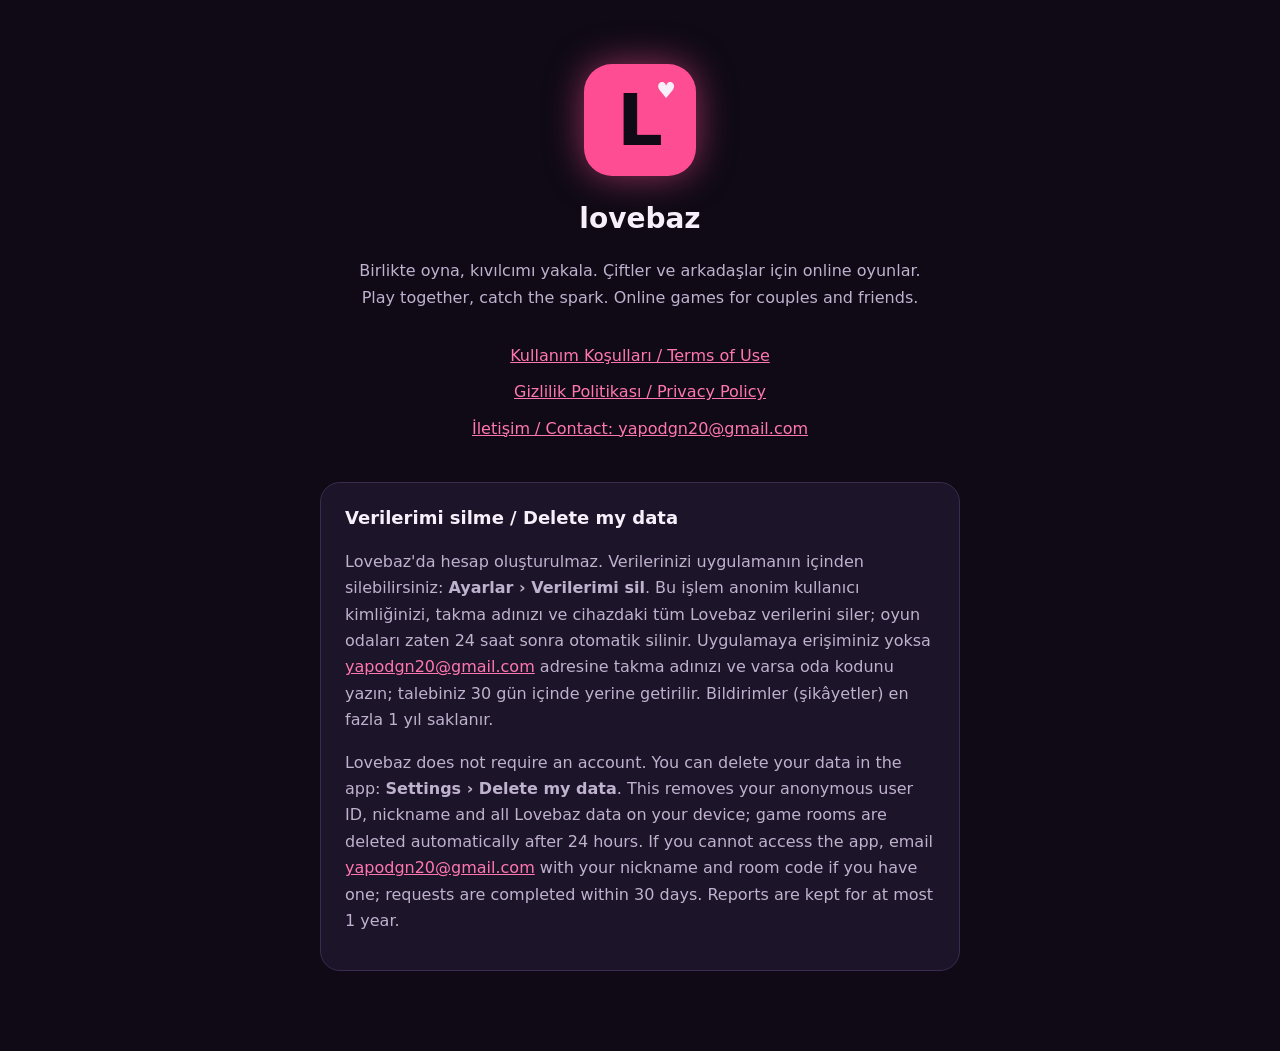
<file: index.html>
<!DOCTYPE html>
<html lang="tr"><head><meta charset="utf-8"><meta name="viewport" content="width=device-width,initial-scale=1">
<title>yapodgn</title>
<meta http-equiv="refresh" content="0; url=/lovebaz/">
<style>body{background:#0F0A16;color:#F5EEFB;font-family:system-ui,sans-serif;display:grid;place-items:center;min-height:100vh;margin:0}a{color:#FF4D94}</style>
</head><body><p><a href="/lovebaz/">Lovebaz</a> · yapodgn</p></body></html>
</file>
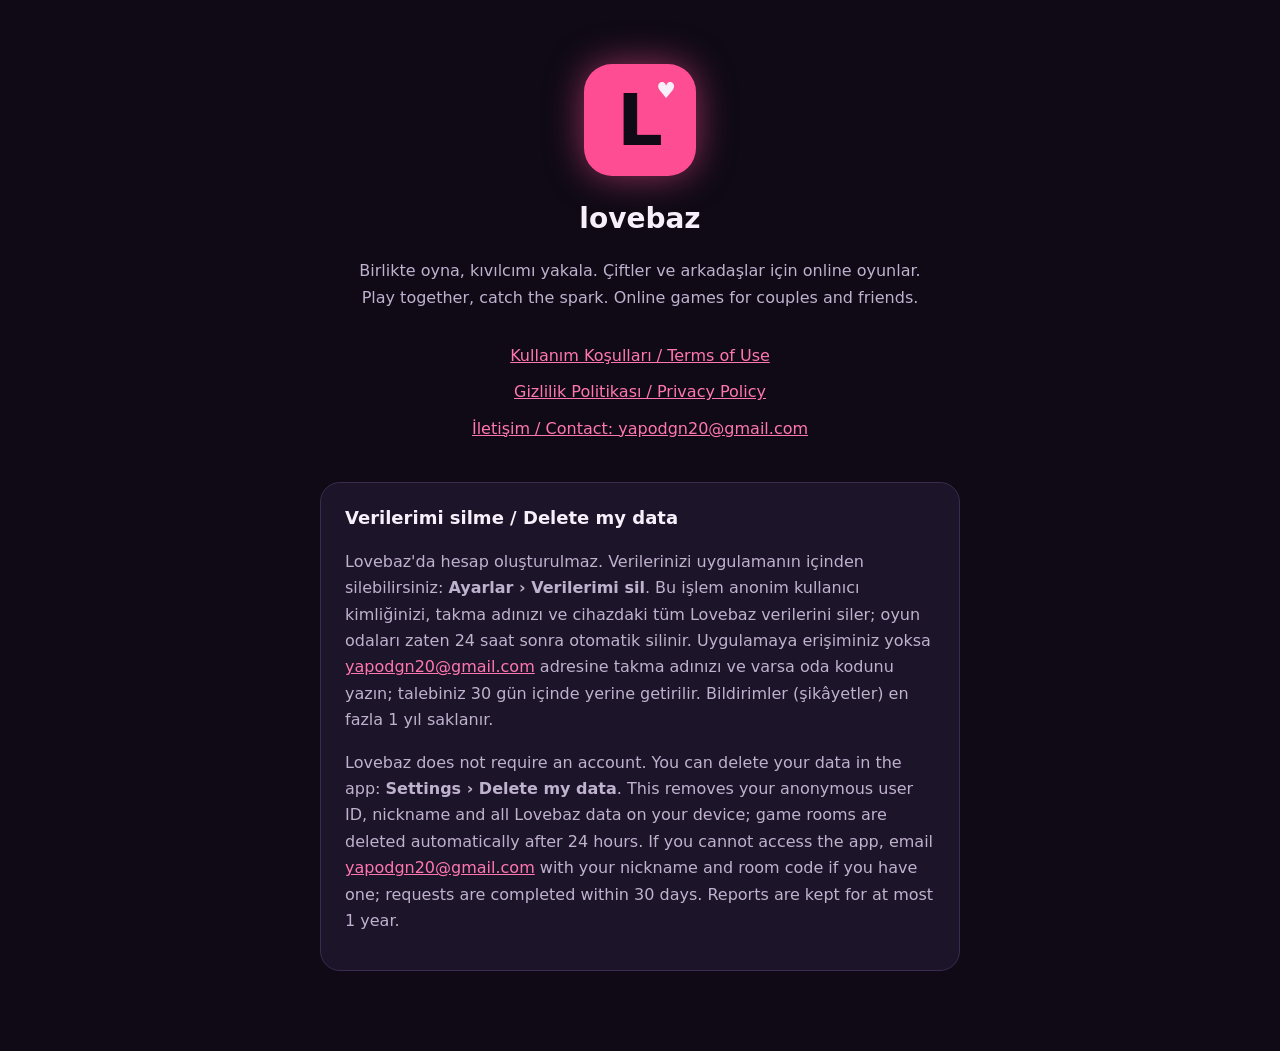
<file: lovebaz/index.html>
<!doctype html>
<html lang="tr">
<head>
<meta charset="utf-8">
<meta name="viewport" content="width=device-width, initial-scale=1">
<title>Lovebaz – Çift & Parti Oyunları</title>
<link rel="stylesheet" href="style.css">
</head>
<body>
<main class="home">
  <div class="logo" aria-hidden="true">L<span>♥</span></div>
  <h1>lovebaz</h1>
  <p>Birlikte oyna, kıvılcımı yakala. Çiftler ve arkadaşlar için online oyunlar.<br>
  <span lang="en">Play together, catch the spark. Online games for couples and friends.</span></p>
  <ul class="links">
    <li><a href="terms.html">Kullanım Koşulları / Terms of Use</a></li>
    <li><a href="privacy.html">Gizlilik Politikası / Privacy Policy</a></li>
    <li><a href="mailto:yapodgn20@gmail.com">İletişim / Contact: yapodgn20@gmail.com</a></li>
  </ul>

  <div class="box" id="veri-silme">
    <h2>Verilerimi silme / Delete my data</h2>
    <p>Lovebaz'da hesap oluşturulmaz. Verilerinizi uygulamanın içinden silebilirsiniz: <strong>Ayarlar › Verilerimi sil</strong>. Bu işlem anonim kullanıcı kimliğinizi, takma adınızı ve cihazdaki tüm Lovebaz verilerini siler; oyun odaları zaten 24 saat sonra otomatik silinir. Uygulamaya erişiminiz yoksa <a href="mailto:yapodgn20@gmail.com?subject=Lovebaz%20veri%20silme">yapodgn20@gmail.com</a> adresine takma adınızı ve varsa oda kodunu yazın; talebiniz 30 gün içinde yerine getirilir. Bildirimler (şikâyetler) en fazla 1 yıl saklanır.</p>
    <p lang="en">Lovebaz does not require an account. You can delete your data in the app: <strong>Settings › Delete my data</strong>. This removes your anonymous user ID, nickname and all Lovebaz data on your device; game rooms are deleted automatically after 24 hours. If you cannot access the app, email <a href="mailto:yapodgn20@gmail.com?subject=Lovebaz%20data%20deletion">yapodgn20@gmail.com</a> with your nickname and room code if you have one; requests are completed within 30 days. Reports are kept for at most 1 year.</p>
  </div>
</main>
</body>
</html>
</file>
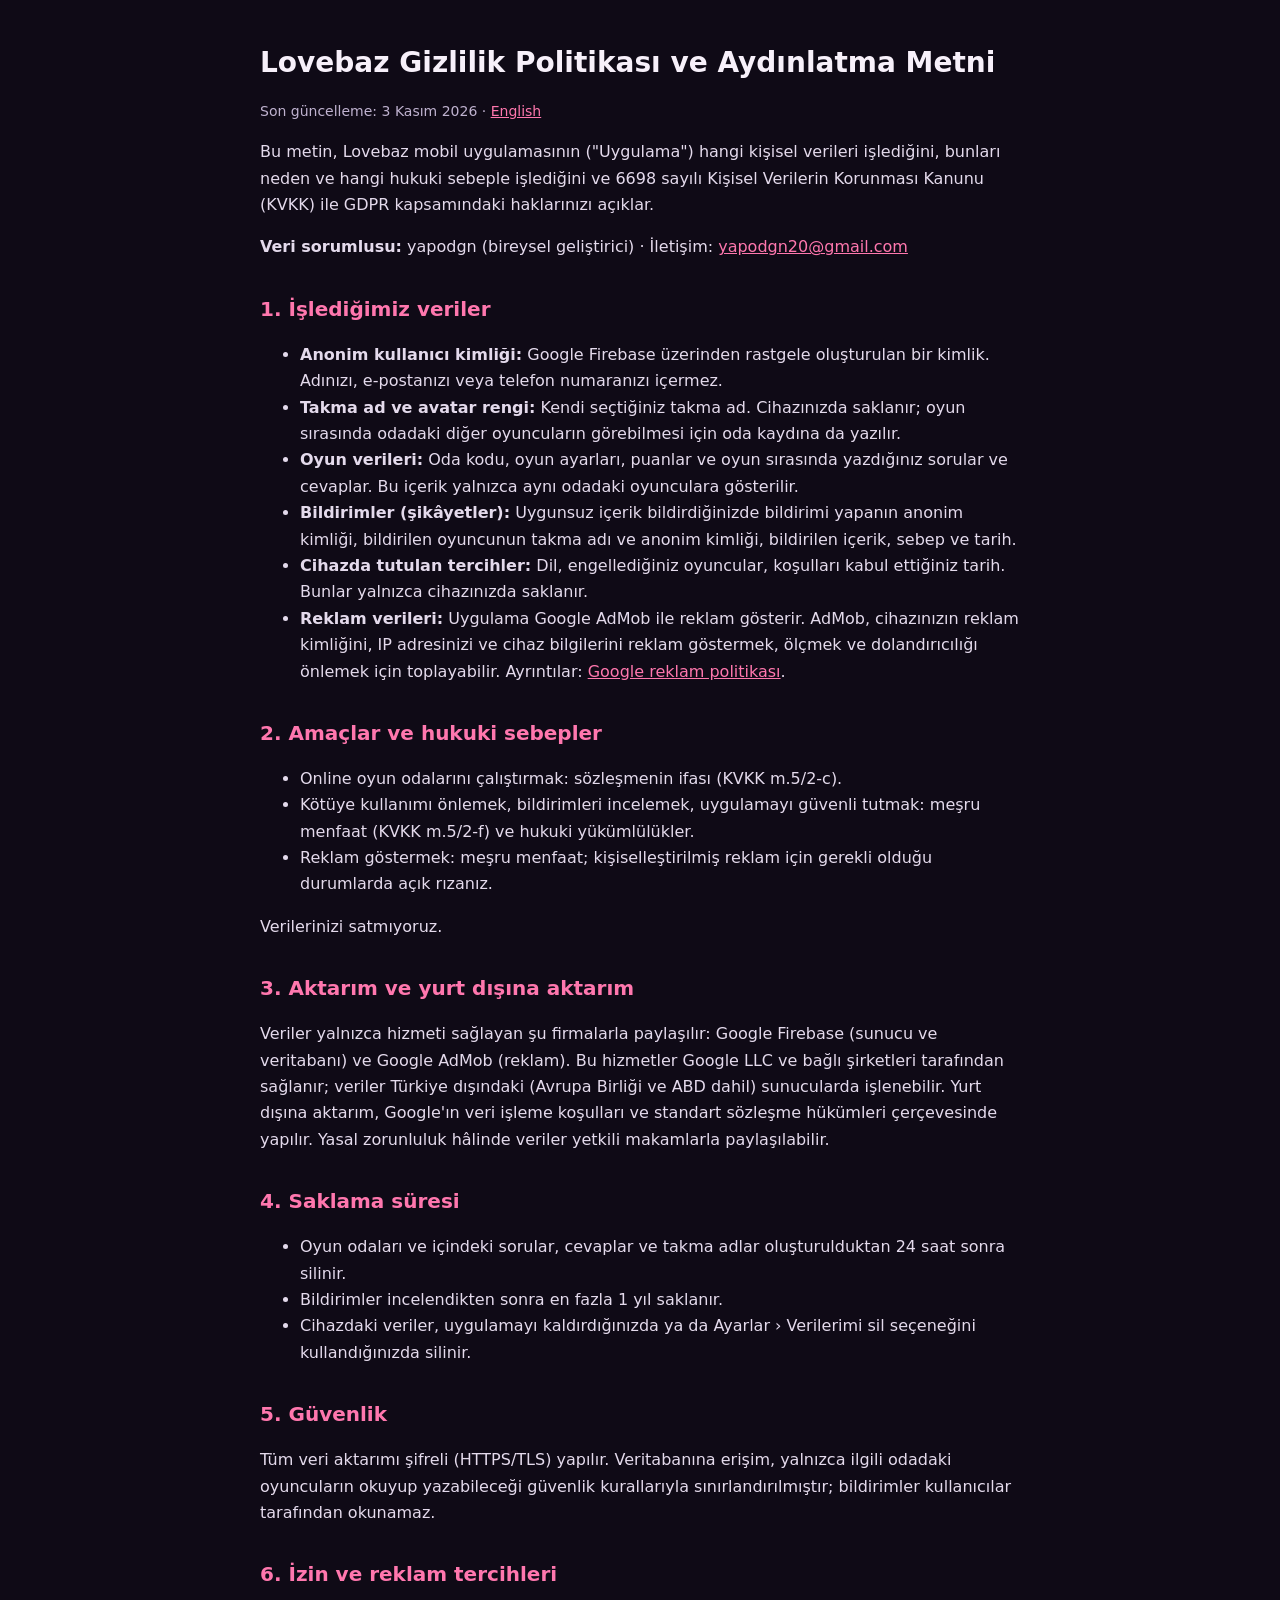
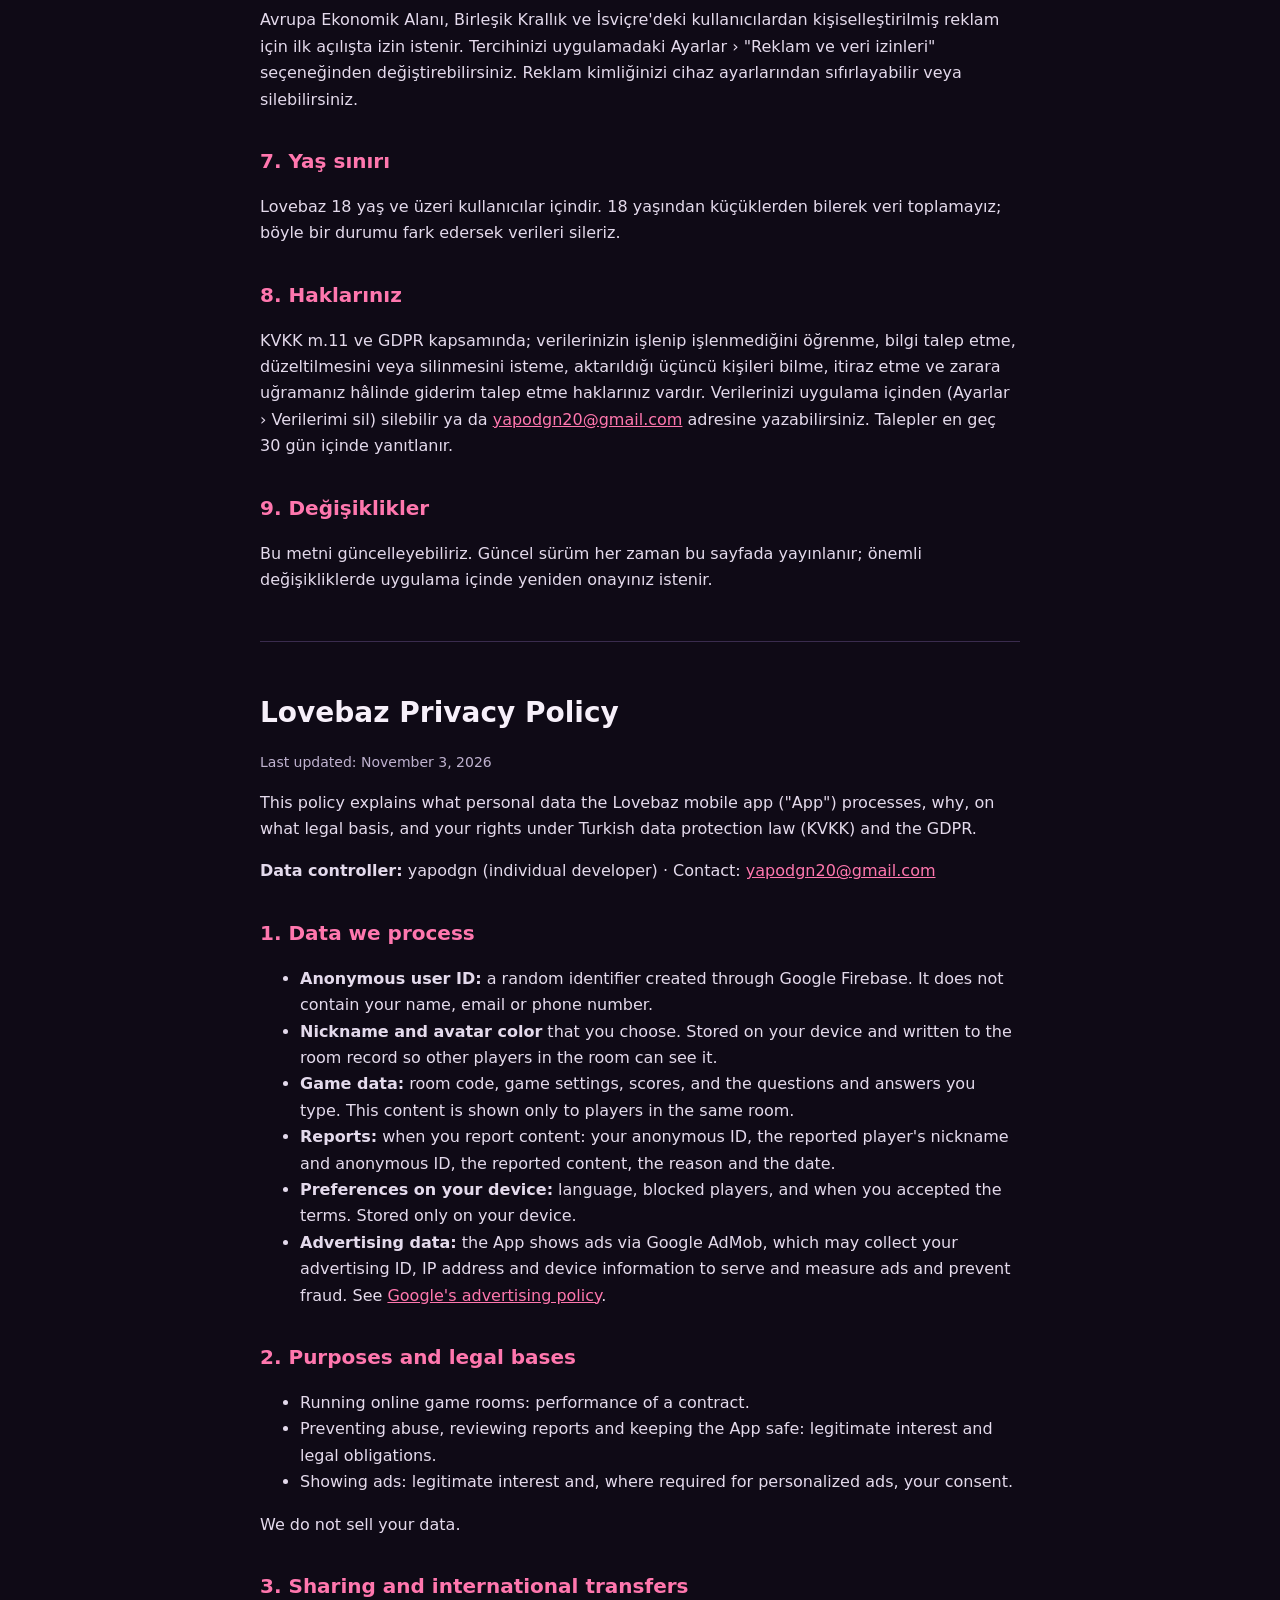
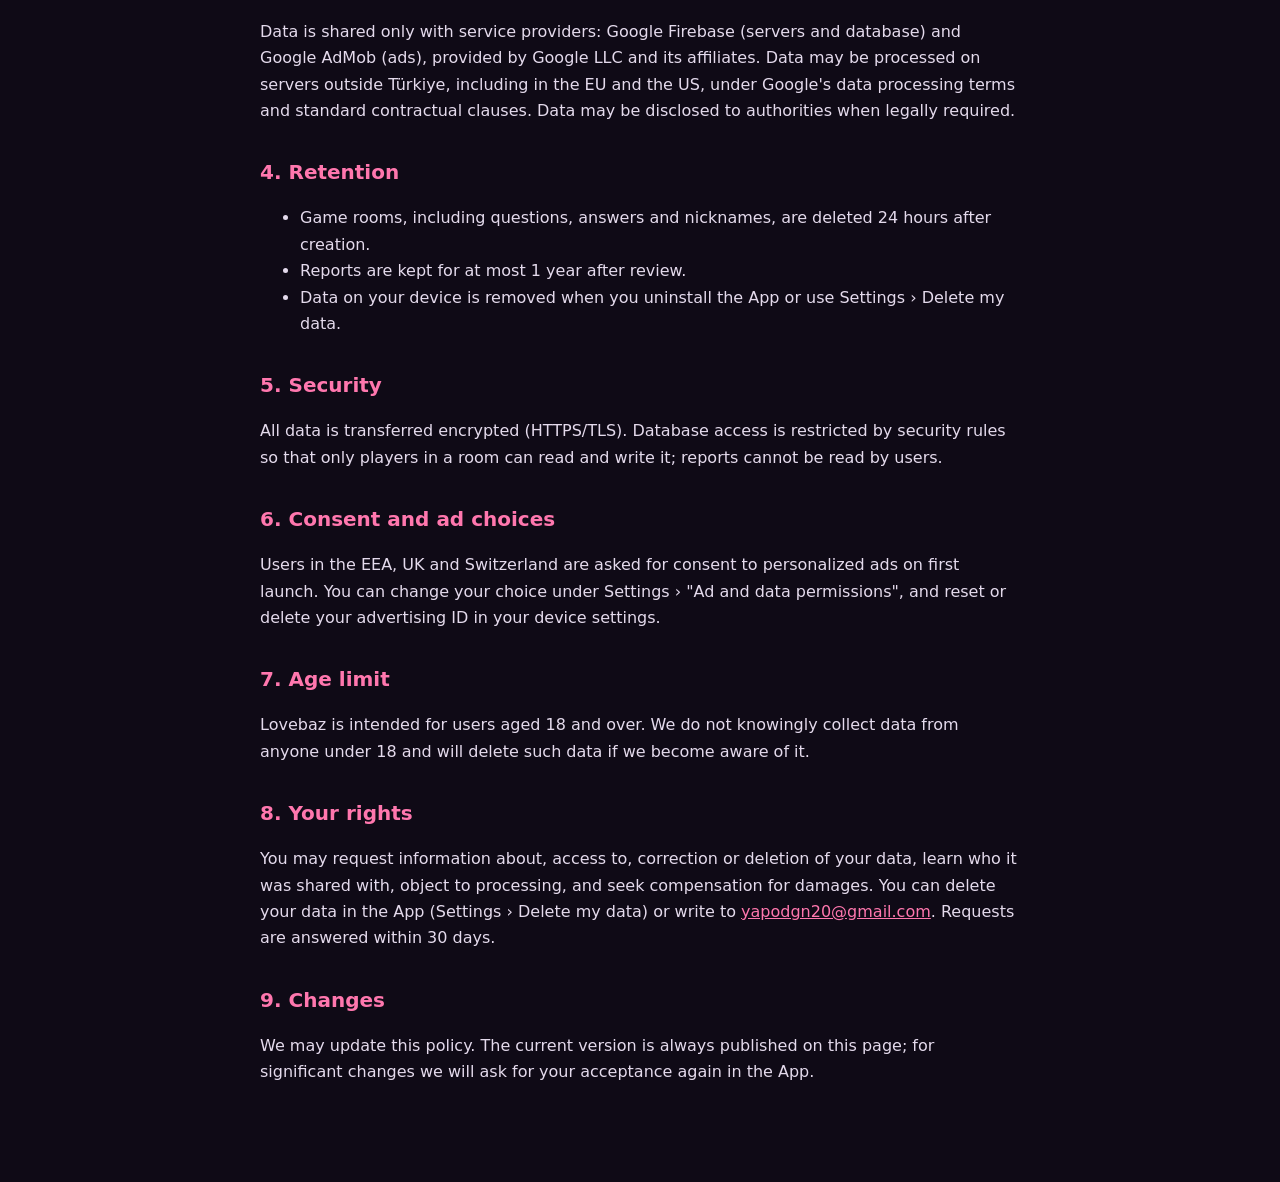
<file: lovebaz/privacy.html>
<!doctype html>
<html lang="tr">
<head>
<meta charset="utf-8">
<meta name="viewport" content="width=device-width, initial-scale=1">
<title>Lovebaz – Gizlilik Politikası / Privacy Policy</title>
<link rel="stylesheet" href="style.css">
</head>
<body>
<main>
<h1>Lovebaz Gizlilik Politikası ve Aydınlatma Metni</h1>
<p class="muted">Son güncelleme: 3 Kasım 2026 · <a href="#en">English</a></p>

<p>Bu metin, Lovebaz mobil uygulamasının ("Uygulama") hangi kişisel verileri işlediğini, bunları neden ve hangi hukuki sebeple işlediğini ve 6698 sayılı Kişisel Verilerin Korunması Kanunu (KVKK) ile GDPR kapsamındaki haklarınızı açıklar.</p>
<p><strong>Veri sorumlusu:</strong> yapodgn (bireysel geliştirici) · İletişim: <a href="mailto:yapodgn20@gmail.com">yapodgn20@gmail.com</a></p>

<h2>1. İşlediğimiz veriler</h2>
<ul>
  <li><strong>Anonim kullanıcı kimliği:</strong> Google Firebase üzerinden rastgele oluşturulan bir kimlik. Adınızı, e-postanızı veya telefon numaranızı içermez.</li>
  <li><strong>Takma ad ve avatar rengi:</strong> Kendi seçtiğiniz takma ad. Cihazınızda saklanır; oyun sırasında odadaki diğer oyuncuların görebilmesi için oda kaydına da yazılır.</li>
  <li><strong>Oyun verileri:</strong> Oda kodu, oyun ayarları, puanlar ve oyun sırasında yazdığınız sorular ve cevaplar. Bu içerik yalnızca aynı odadaki oyunculara gösterilir.</li>
  <li><strong>Bildirimler (şikâyetler):</strong> Uygunsuz içerik bildirdiğinizde bildirimi yapanın anonim kimliği, bildirilen oyuncunun takma adı ve anonim kimliği, bildirilen içerik, sebep ve tarih.</li>
  <li><strong>Cihazda tutulan tercihler:</strong> Dil, engellediğiniz oyuncular, koşulları kabul ettiğiniz tarih. Bunlar yalnızca cihazınızda saklanır.</li>
  <li><strong>Reklam verileri:</strong> Uygulama Google AdMob ile reklam gösterir. AdMob, cihazınızın reklam kimliğini, IP adresinizi ve cihaz bilgilerini reklam göstermek, ölçmek ve dolandırıcılığı önlemek için toplayabilir. Ayrıntılar: <a href="https://policies.google.com/technologies/ads">Google reklam politikası</a>.</li>
</ul>

<h2>2. Amaçlar ve hukuki sebepler</h2>
<ul>
  <li>Online oyun odalarını çalıştırmak: sözleşmenin ifası (KVKK m.5/2-c).</li>
  <li>Kötüye kullanımı önlemek, bildirimleri incelemek, uygulamayı güvenli tutmak: meşru menfaat (KVKK m.5/2-f) ve hukuki yükümlülükler.</li>
  <li>Reklam göstermek: meşru menfaat; kişiselleştirilmiş reklam için gerekli olduğu durumlarda açık rızanız.</li>
</ul>
<p>Verilerinizi satmıyoruz.</p>

<h2>3. Aktarım ve yurt dışına aktarım</h2>
<p>Veriler yalnızca hizmeti sağlayan şu firmalarla paylaşılır: Google Firebase (sunucu ve veritabanı) ve Google AdMob (reklam). Bu hizmetler Google LLC ve bağlı şirketleri tarafından sağlanır; veriler Türkiye dışındaki (Avrupa Birliği ve ABD dahil) sunucularda işlenebilir. Yurt dışına aktarım, Google'ın veri işleme koşulları ve standart sözleşme hükümleri çerçevesinde yapılır. Yasal zorunluluk hâlinde veriler yetkili makamlarla paylaşılabilir.</p>

<h2>4. Saklama süresi</h2>
<ul>
  <li>Oyun odaları ve içindeki sorular, cevaplar ve takma adlar oluşturulduktan 24 saat sonra silinir.</li>
  <li>Bildirimler incelendikten sonra en fazla 1 yıl saklanır.</li>
  <li>Cihazdaki veriler, uygulamayı kaldırdığınızda ya da Ayarlar › Verilerimi sil seçeneğini kullandığınızda silinir.</li>
</ul>

<h2>5. Güvenlik</h2>
<p>Tüm veri aktarımı şifreli (HTTPS/TLS) yapılır. Veritabanına erişim, yalnızca ilgili odadaki oyuncuların okuyup yazabileceği güvenlik kurallarıyla sınırlandırılmıştır; bildirimler kullanıcılar tarafından okunamaz.</p>

<h2>6. İzin ve reklam tercihleri</h2>
<p>Avrupa Ekonomik Alanı, Birleşik Krallık ve İsviçre'deki kullanıcılardan kişiselleştirilmiş reklam için ilk açılışta izin istenir. Tercihinizi uygulamadaki Ayarlar › "Reklam ve veri izinleri" seçeneğinden değiştirebilirsiniz. Reklam kimliğinizi cihaz ayarlarından sıfırlayabilir veya silebilirsiniz.</p>

<h2>7. Yaş sınırı</h2>
<p>Lovebaz 18 yaş ve üzeri kullanıcılar içindir. 18 yaşından küçüklerden bilerek veri toplamayız; böyle bir durumu fark edersek verileri sileriz.</p>

<h2>8. Haklarınız</h2>
<p>KVKK m.11 ve GDPR kapsamında; verilerinizin işlenip işlenmediğini öğrenme, bilgi talep etme, düzeltilmesini veya silinmesini isteme, aktarıldığı üçüncü kişileri bilme, itiraz etme ve zarara uğramanız hâlinde giderim talep etme haklarınız vardır. Verilerinizi uygulama içinden (Ayarlar › Verilerimi sil) silebilir ya da <a href="mailto:yapodgn20@gmail.com">yapodgn20@gmail.com</a> adresine yazabilirsiniz. Talepler en geç 30 gün içinde yanıtlanır.</p>

<h2>9. Değişiklikler</h2>
<p>Bu metni güncelleyebiliriz. Güncel sürüm her zaman bu sayfada yayınlanır; önemli değişikliklerde uygulama içinde yeniden onayınız istenir.</p>

<hr>

<div lang="en" id="en">
<h1>Lovebaz Privacy Policy</h1>
<p class="muted">Last updated: November 3, 2026</p>

<p>This policy explains what personal data the Lovebaz mobile app ("App") processes, why, on what legal basis, and your rights under Turkish data protection law (KVKK) and the GDPR.</p>
<p><strong>Data controller:</strong> yapodgn (individual developer) · Contact: <a href="mailto:yapodgn20@gmail.com">yapodgn20@gmail.com</a></p>

<h2>1. Data we process</h2>
<ul>
  <li><strong>Anonymous user ID:</strong> a random identifier created through Google Firebase. It does not contain your name, email or phone number.</li>
  <li><strong>Nickname and avatar color</strong> that you choose. Stored on your device and written to the room record so other players in the room can see it.</li>
  <li><strong>Game data:</strong> room code, game settings, scores, and the questions and answers you type. This content is shown only to players in the same room.</li>
  <li><strong>Reports:</strong> when you report content: your anonymous ID, the reported player's nickname and anonymous ID, the reported content, the reason and the date.</li>
  <li><strong>Preferences on your device:</strong> language, blocked players, and when you accepted the terms. Stored only on your device.</li>
  <li><strong>Advertising data:</strong> the App shows ads via Google AdMob, which may collect your advertising ID, IP address and device information to serve and measure ads and prevent fraud. See <a href="https://policies.google.com/technologies/ads">Google's advertising policy</a>.</li>
</ul>

<h2>2. Purposes and legal bases</h2>
<ul>
  <li>Running online game rooms: performance of a contract.</li>
  <li>Preventing abuse, reviewing reports and keeping the App safe: legitimate interest and legal obligations.</li>
  <li>Showing ads: legitimate interest and, where required for personalized ads, your consent.</li>
</ul>
<p>We do not sell your data.</p>

<h2>3. Sharing and international transfers</h2>
<p>Data is shared only with service providers: Google Firebase (servers and database) and Google AdMob (ads), provided by Google LLC and its affiliates. Data may be processed on servers outside Türkiye, including in the EU and the US, under Google's data processing terms and standard contractual clauses. Data may be disclosed to authorities when legally required.</p>

<h2>4. Retention</h2>
<ul>
  <li>Game rooms, including questions, answers and nicknames, are deleted 24 hours after creation.</li>
  <li>Reports are kept for at most 1 year after review.</li>
  <li>Data on your device is removed when you uninstall the App or use Settings › Delete my data.</li>
</ul>

<h2>5. Security</h2>
<p>All data is transferred encrypted (HTTPS/TLS). Database access is restricted by security rules so that only players in a room can read and write it; reports cannot be read by users.</p>

<h2>6. Consent and ad choices</h2>
<p>Users in the EEA, UK and Switzerland are asked for consent to personalized ads on first launch. You can change your choice under Settings › "Ad and data permissions", and reset or delete your advertising ID in your device settings.</p>

<h2>7. Age limit</h2>
<p>Lovebaz is intended for users aged 18 and over. We do not knowingly collect data from anyone under 18 and will delete such data if we become aware of it.</p>

<h2>8. Your rights</h2>
<p>You may request information about, access to, correction or deletion of your data, learn who it was shared with, object to processing, and seek compensation for damages. You can delete your data in the App (Settings › Delete my data) or write to <a href="mailto:yapodgn20@gmail.com">yapodgn20@gmail.com</a>. Requests are answered within 30 days.</p>

<h2>9. Changes</h2>
<p>We may update this policy. The current version is always published on this page; for significant changes we will ask for your acceptance again in the App.</p>
</div>
</main>
</body>
</html>
</file>
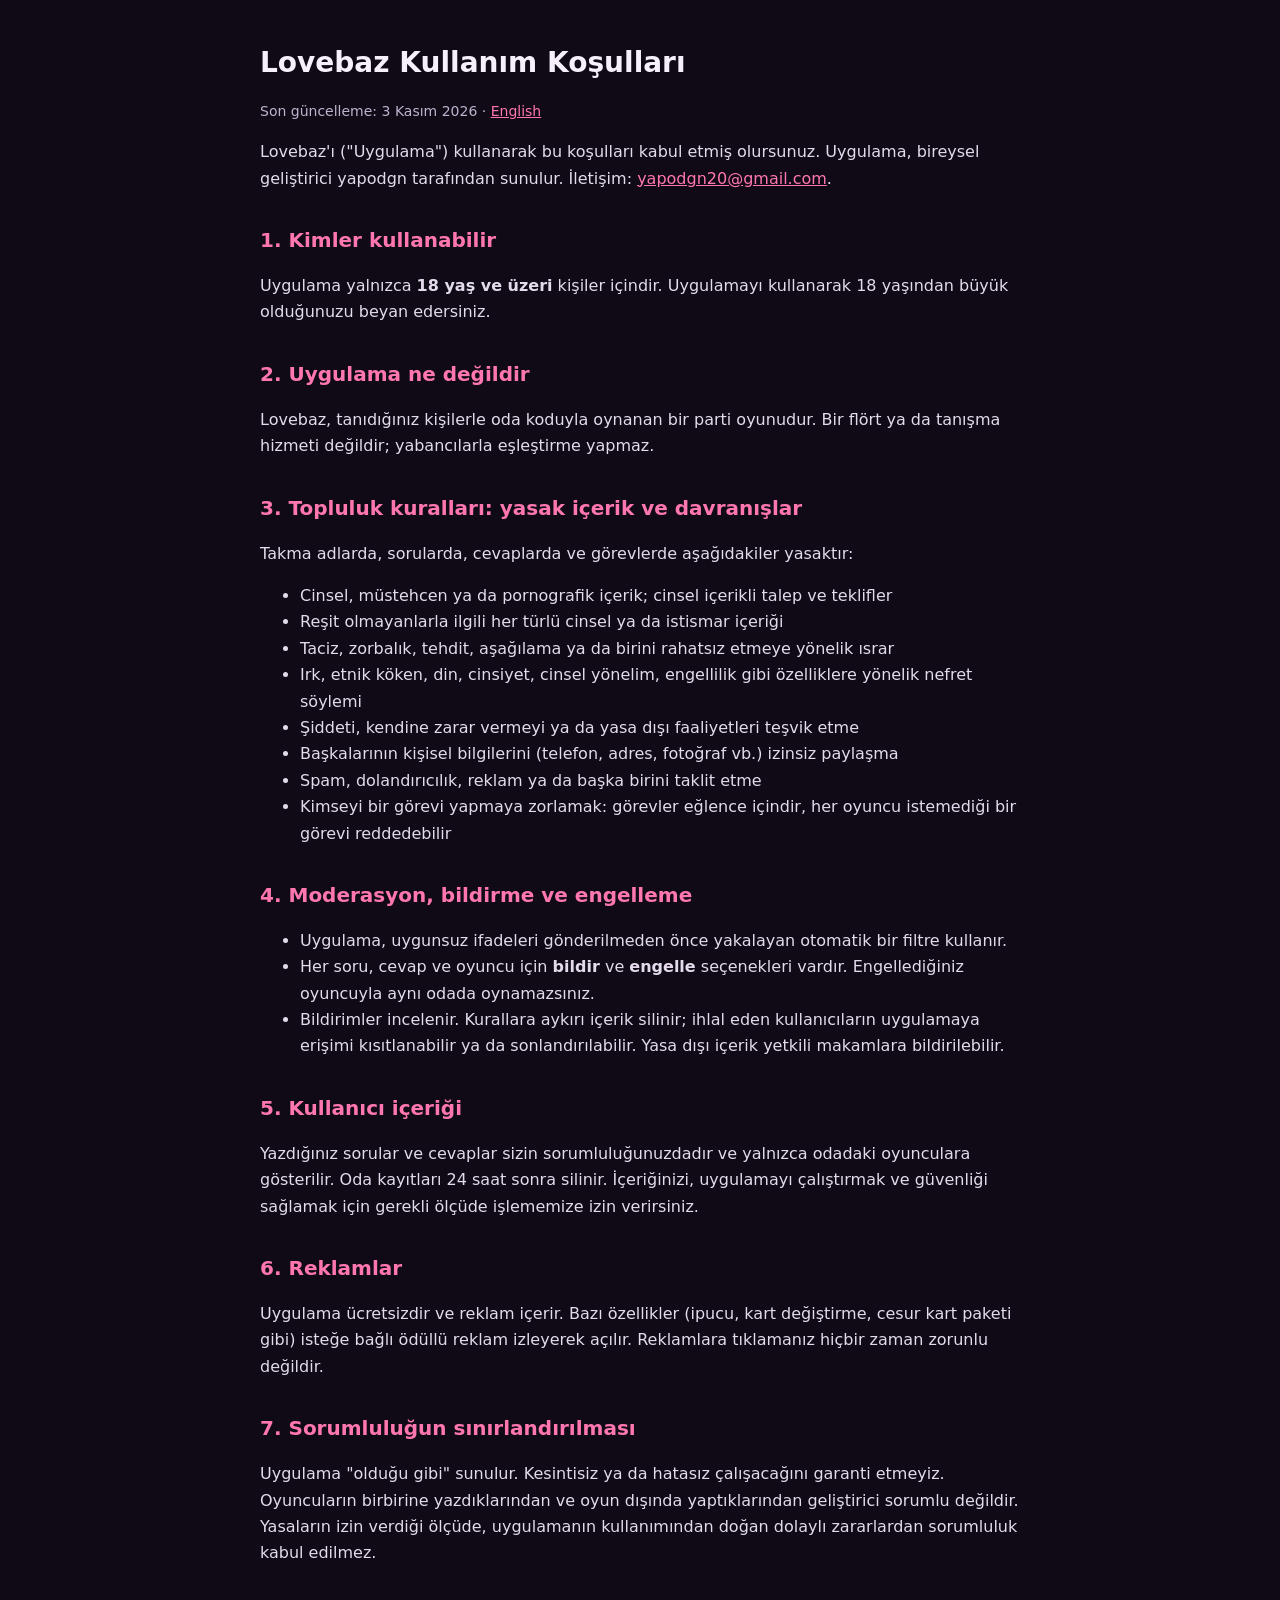
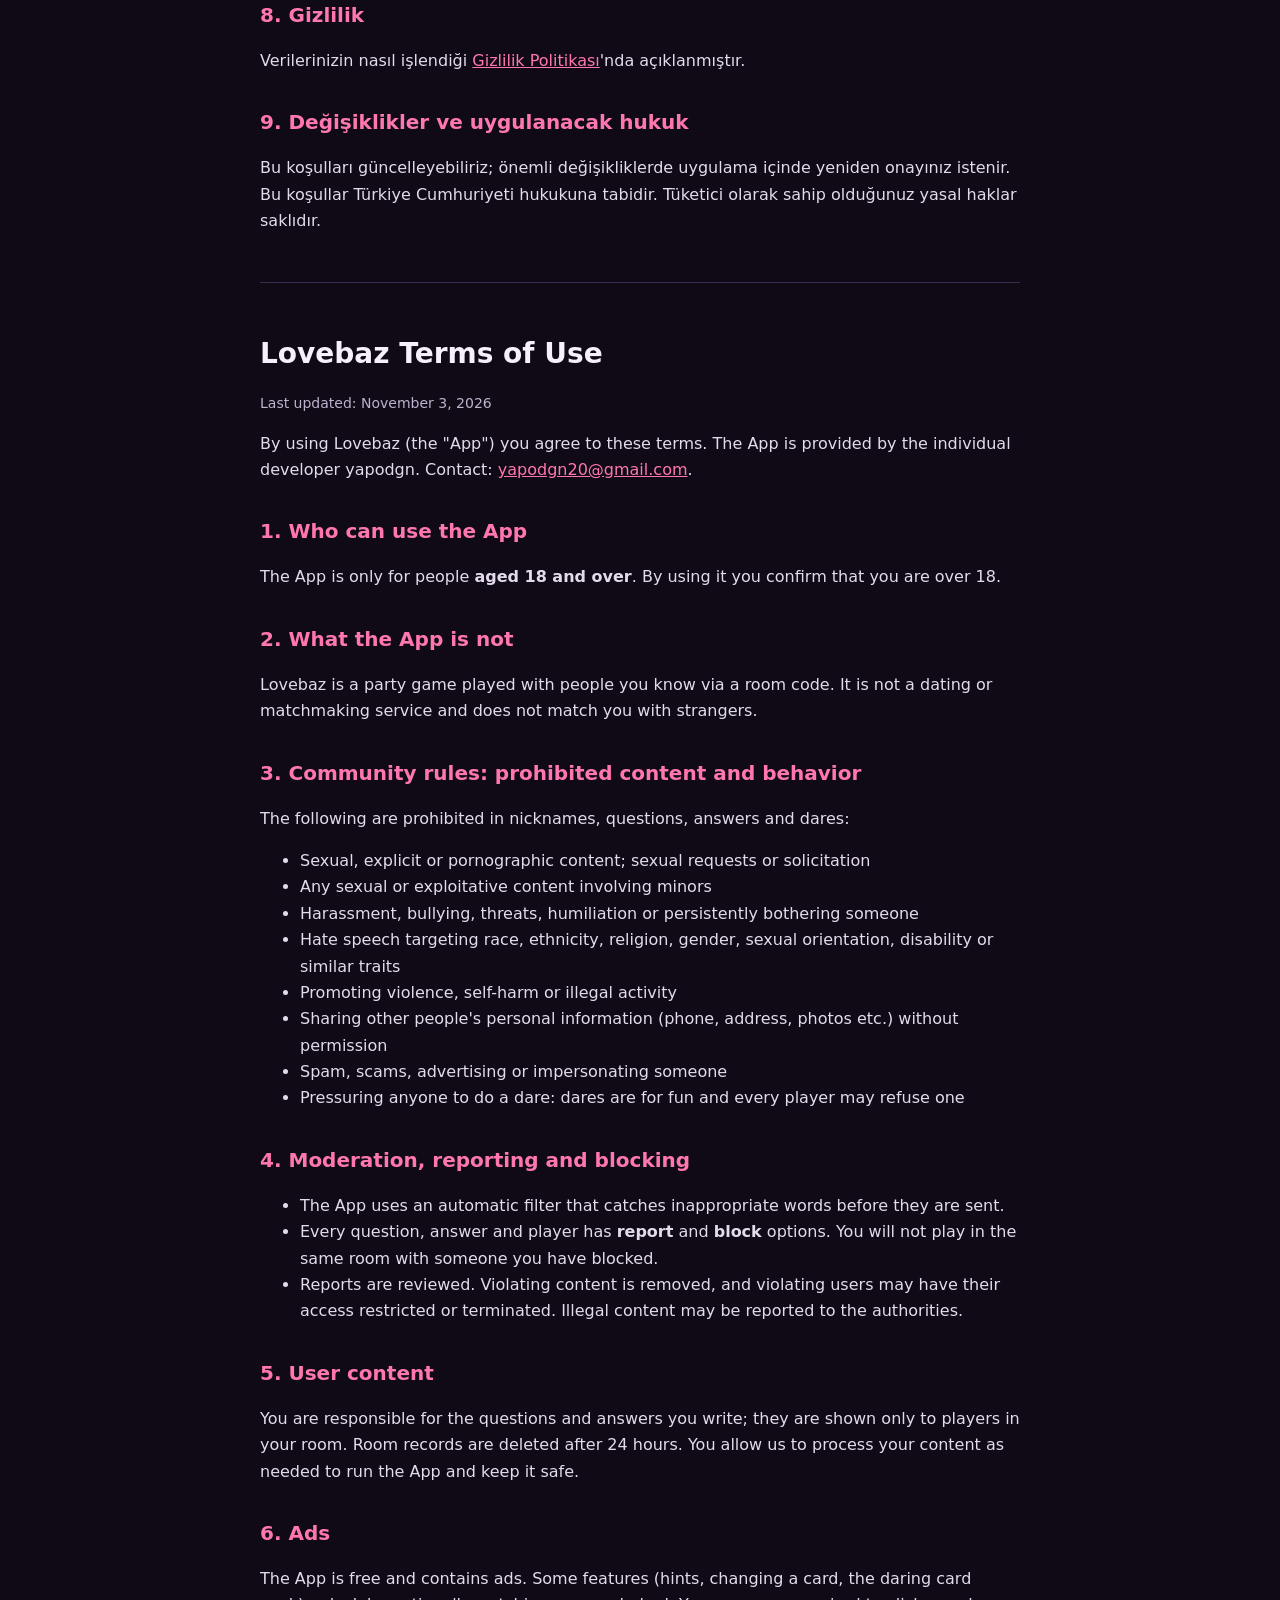
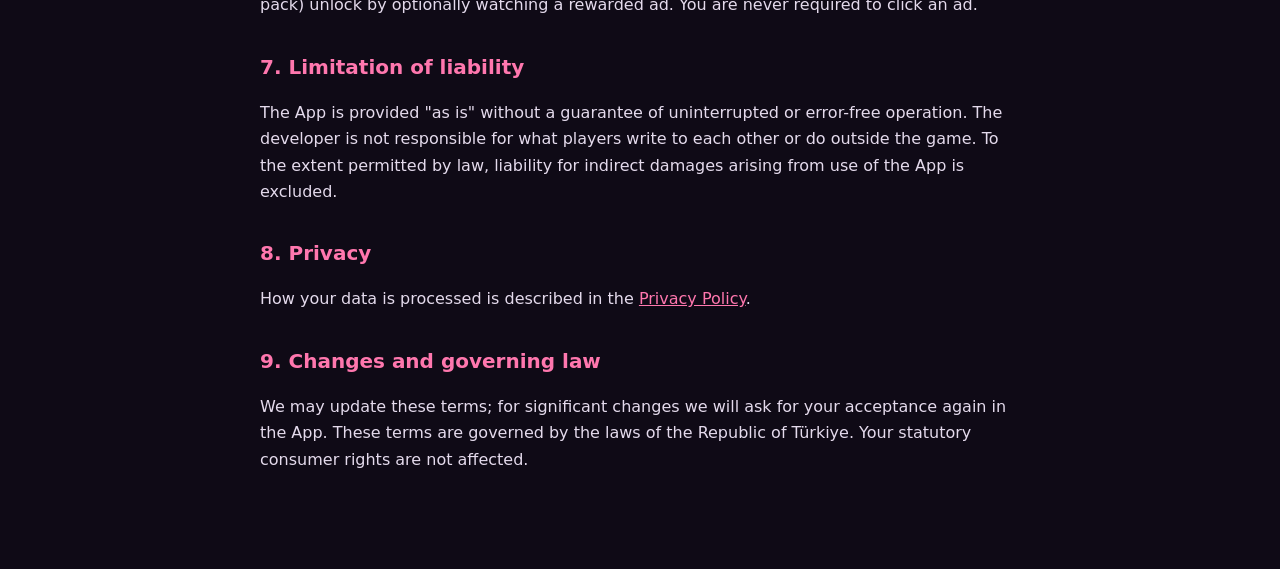
<file: lovebaz/terms.html>
<!doctype html>
<html lang="tr">
<head>
<meta charset="utf-8">
<meta name="viewport" content="width=device-width, initial-scale=1">
<title>Lovebaz – Kullanım Koşulları / Terms of Use</title>
<link rel="stylesheet" href="style.css">
</head>
<body>
<main>
<h1>Lovebaz Kullanım Koşulları</h1>
<p class="muted">Son güncelleme: 3 Kasım 2026 · <a href="#en">English</a></p>

<p>Lovebaz'ı ("Uygulama") kullanarak bu koşulları kabul etmiş olursunuz. Uygulama, bireysel geliştirici yapodgn tarafından sunulur. İletişim: <a href="mailto:yapodgn20@gmail.com">yapodgn20@gmail.com</a>.</p>

<h2>1. Kimler kullanabilir</h2>
<p>Uygulama yalnızca <strong>18 yaş ve üzeri</strong> kişiler içindir. Uygulamayı kullanarak 18 yaşından büyük olduğunuzu beyan edersiniz.</p>

<h2>2. Uygulama ne değildir</h2>
<p>Lovebaz, tanıdığınız kişilerle oda koduyla oynanan bir parti oyunudur. Bir flört ya da tanışma hizmeti değildir; yabancılarla eşleştirme yapmaz.</p>

<h2>3. Topluluk kuralları: yasak içerik ve davranışlar</h2>
<p>Takma adlarda, sorularda, cevaplarda ve görevlerde aşağıdakiler yasaktır:</p>
<ul>
  <li>Cinsel, müstehcen ya da pornografik içerik; cinsel içerikli talep ve teklifler</li>
  <li>Reşit olmayanlarla ilgili her türlü cinsel ya da istismar içeriği</li>
  <li>Taciz, zorbalık, tehdit, aşağılama ya da birini rahatsız etmeye yönelik ısrar</li>
  <li>Irk, etnik köken, din, cinsiyet, cinsel yönelim, engellilik gibi özelliklere yönelik nefret söylemi</li>
  <li>Şiddeti, kendine zarar vermeyi ya da yasa dışı faaliyetleri teşvik etme</li>
  <li>Başkalarının kişisel bilgilerini (telefon, adres, fotoğraf vb.) izinsiz paylaşma</li>
  <li>Spam, dolandırıcılık, reklam ya da başka birini taklit etme</li>
  <li>Kimseyi bir görevi yapmaya zorlamak: görevler eğlence içindir, her oyuncu istemediği bir görevi reddedebilir</li>
</ul>

<h2>4. Moderasyon, bildirme ve engelleme</h2>
<ul>
  <li>Uygulama, uygunsuz ifadeleri gönderilmeden önce yakalayan otomatik bir filtre kullanır.</li>
  <li>Her soru, cevap ve oyuncu için <strong>bildir</strong> ve <strong>engelle</strong> seçenekleri vardır. Engellediğiniz oyuncuyla aynı odada oynamazsınız.</li>
  <li>Bildirimler incelenir. Kurallara aykırı içerik silinir; ihlal eden kullanıcıların uygulamaya erişimi kısıtlanabilir ya da sonlandırılabilir. Yasa dışı içerik yetkili makamlara bildirilebilir.</li>
</ul>

<h2>5. Kullanıcı içeriği</h2>
<p>Yazdığınız sorular ve cevaplar sizin sorumluluğunuzdadır ve yalnızca odadaki oyunculara gösterilir. Oda kayıtları 24 saat sonra silinir. İçeriğinizi, uygulamayı çalıştırmak ve güvenliği sağlamak için gerekli ölçüde işlememize izin verirsiniz.</p>

<h2>6. Reklamlar</h2>
<p>Uygulama ücretsizdir ve reklam içerir. Bazı özellikler (ipucu, kart değiştirme, cesur kart paketi gibi) isteğe bağlı ödüllü reklam izleyerek açılır. Reklamlara tıklamanız hiçbir zaman zorunlu değildir.</p>

<h2>7. Sorumluluğun sınırlandırılması</h2>
<p>Uygulama "olduğu gibi" sunulur. Kesintisiz ya da hatasız çalışacağını garanti etmeyiz. Oyuncuların birbirine yazdıklarından ve oyun dışında yaptıklarından geliştirici sorumlu değildir. Yasaların izin verdiği ölçüde, uygulamanın kullanımından doğan dolaylı zararlardan sorumluluk kabul edilmez.</p>

<h2>8. Gizlilik</h2>
<p>Verilerinizin nasıl işlendiği <a href="privacy.html">Gizlilik Politikası</a>'nda açıklanmıştır.</p>

<h2>9. Değişiklikler ve uygulanacak hukuk</h2>
<p>Bu koşulları güncelleyebiliriz; önemli değişikliklerde uygulama içinde yeniden onayınız istenir. Bu koşullar Türkiye Cumhuriyeti hukukuna tabidir. Tüketici olarak sahip olduğunuz yasal haklar saklıdır.</p>

<hr>

<div lang="en" id="en">
<h1>Lovebaz Terms of Use</h1>
<p class="muted">Last updated: November 3, 2026</p>

<p>By using Lovebaz (the "App") you agree to these terms. The App is provided by the individual developer yapodgn. Contact: <a href="mailto:yapodgn20@gmail.com">yapodgn20@gmail.com</a>.</p>

<h2>1. Who can use the App</h2>
<p>The App is only for people <strong>aged 18 and over</strong>. By using it you confirm that you are over 18.</p>

<h2>2. What the App is not</h2>
<p>Lovebaz is a party game played with people you know via a room code. It is not a dating or matchmaking service and does not match you with strangers.</p>

<h2>3. Community rules: prohibited content and behavior</h2>
<p>The following are prohibited in nicknames, questions, answers and dares:</p>
<ul>
  <li>Sexual, explicit or pornographic content; sexual requests or solicitation</li>
  <li>Any sexual or exploitative content involving minors</li>
  <li>Harassment, bullying, threats, humiliation or persistently bothering someone</li>
  <li>Hate speech targeting race, ethnicity, religion, gender, sexual orientation, disability or similar traits</li>
  <li>Promoting violence, self-harm or illegal activity</li>
  <li>Sharing other people's personal information (phone, address, photos etc.) without permission</li>
  <li>Spam, scams, advertising or impersonating someone</li>
  <li>Pressuring anyone to do a dare: dares are for fun and every player may refuse one</li>
</ul>

<h2>4. Moderation, reporting and blocking</h2>
<ul>
  <li>The App uses an automatic filter that catches inappropriate words before they are sent.</li>
  <li>Every question, answer and player has <strong>report</strong> and <strong>block</strong> options. You will not play in the same room with someone you have blocked.</li>
  <li>Reports are reviewed. Violating content is removed, and violating users may have their access restricted or terminated. Illegal content may be reported to the authorities.</li>
</ul>

<h2>5. User content</h2>
<p>You are responsible for the questions and answers you write; they are shown only to players in your room. Room records are deleted after 24 hours. You allow us to process your content as needed to run the App and keep it safe.</p>

<h2>6. Ads</h2>
<p>The App is free and contains ads. Some features (hints, changing a card, the daring card pack) unlock by optionally watching a rewarded ad. You are never required to click an ad.</p>

<h2>7. Limitation of liability</h2>
<p>The App is provided "as is" without a guarantee of uninterrupted or error-free operation. The developer is not responsible for what players write to each other or do outside the game. To the extent permitted by law, liability for indirect damages arising from use of the App is excluded.</p>

<h2>8. Privacy</h2>
<p>How your data is processed is described in the <a href="privacy.html#en">Privacy Policy</a>.</p>

<h2>9. Changes and governing law</h2>
<p>We may update these terms; for significant changes we will ask for your acceptance again in the App. These terms are governed by the laws of the Republic of Türkiye. Your statutory consumer rights are not affected.</p>
</div>
</main>
</body>
</html>
</file>
<file: lovebaz/style.css>
body { margin: 0; background: #0F0A16; color: #F7F0FA; font: 16px/1.65 system-ui, -apple-system, "Segoe UI", sans-serif; }
main { max-width: 760px; margin: 0 auto; padding: 40px 20px 80px; }
h1 { font-size: 28px; margin: 0 0 4px; }
h2 { font-size: 20px; margin: 32px 0 8px; color: #FF77AE; }
p, li { color: #E4DAEC; }
a { color: #FF77AE; }
.muted { color: #BFB2CF; font-size: 14px; }
hr { border: none; border-top: 1px solid #3A2C4E; margin: 48px 0; }
.home { text-align: center; max-width: 640px; padding-top: 64px; }
.home p { color: #BFB2CF; }
.logo { position: relative; width: 112px; height: 112px; border-radius: 28px; background: #FF4D94; color: #0F0A16; font: 800 72px/112px system-ui, sans-serif; margin: 0 auto 20px; box-shadow: 0 0 36px rgba(255,77,148,.55); }
.logo span { position: absolute; right: 20px; top: 16px; color: #F7F0FA; font-size: 22px; line-height: 1; }
.links { list-style: none; padding: 0; margin: 32px 0 0; }
.links li { margin: 10px 0; }
.box { text-align: left; background: #1C1428; border: 1px solid #3A2C4E; border-radius: 20px; padding: 20px 24px; margin-top: 40px; }
.box h2 { font-size: 18px; margin: 0 0 8px; color: #F7F0FA; }
</file>
